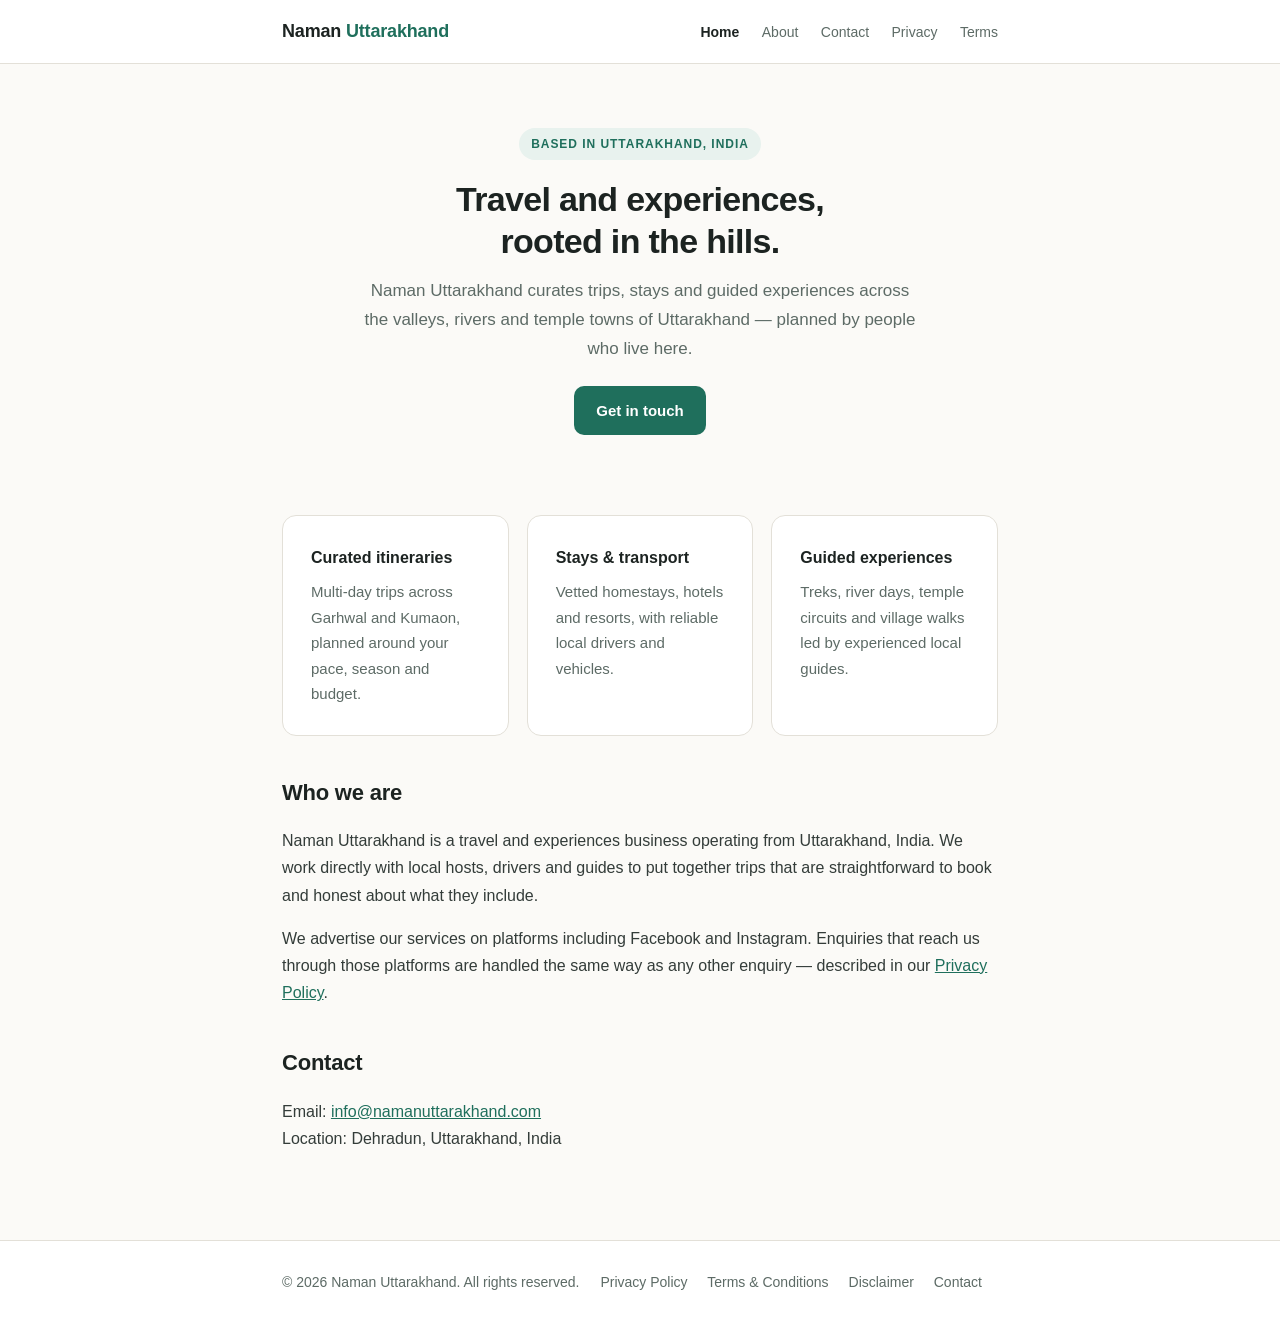
<file: index.html>
<!DOCTYPE html>
<html lang="en">
<head>
<meta charset="utf-8">
<meta name="viewport" content="width=device-width, initial-scale=1">
<title>Naman Uttarakhand — Travel & Experiences in Uttarakhand</title>
<meta name="description" content="Naman Uttarakhand offers curated travel packages, stays and guided experiences across Uttarakhand, India.">
<link rel="stylesheet" href="assets/style.css">
</head>
<body>

<header class="site">
  <div class="wrap">
    <a class="brand" href="index.html">Naman <span>Uttarakhand</span></a>
    <nav>
      <a href="index.html" class="active">Home</a>
      <a href="about.html">About</a>
      <a href="contact.html">Contact</a>
      <a href="privacy-policy.html">Privacy</a>
      <a href="terms.html">Terms</a>
    </nav>
  </div>
</header>

<div class="hero">
  <div class="wrap">
    <span class="pill">Based in Uttarakhand, India</span>
    <h1>Travel and experiences,<br>rooted in the hills.</h1>
    <p>Naman Uttarakhand curates trips, stays and guided experiences across the valleys, rivers and temple towns of Uttarakhand — planned by people who live here.</p>
    <a class="btn" href="contact.html">Get in touch</a>
  </div>
</div>

<main>
  <div class="wrap">

    <div class="grid">
      <div class="card">
        <h3>Curated itineraries</h3>
        <p>Multi-day trips across Garhwal and Kumaon, planned around your pace, season and budget.</p>
      </div>
      <div class="card">
        <h3>Stays &amp; transport</h3>
        <p>Vetted homestays, hotels and resorts, with reliable local drivers and vehicles.</p>
      </div>
      <div class="card">
        <h3>Guided experiences</h3>
        <p>Treks, river days, temple circuits and village walks led by experienced local guides.</p>
      </div>
    </div>

    <h2>Who we are</h2>
    <p>Naman Uttarakhand is a travel and experiences business operating from Uttarakhand, India. We work directly with local hosts, drivers and guides to put together trips that are straightforward to book and honest about what they include.</p>
    <p>We advertise our services on platforms including Facebook and Instagram. Enquiries that reach us through those platforms are handled the same way as any other enquiry — described in our <a href="privacy-policy.html">Privacy Policy</a>.</p>

    <h2>Contact</h2>
    <p>
      Email: <a href="mailto:info@namanuttarakhand.com">info@namanuttarakhand.com</a><br>
      Location: Dehradun, Uttarakhand, India
    </p>

  </div>
</main>

<footer class="site">
  <div class="wrap">
    <div>&copy; 2026 Naman Uttarakhand. All rights reserved.</div>
    <div>
      <a href="privacy-policy.html">Privacy Policy</a>
      <a href="terms.html">Terms &amp; Conditions</a>
      <a href="disclaimer.html">Disclaimer</a>
      <a href="contact.html">Contact</a>
    </div>
  </div>
</footer>

</body>
</html>
</file>
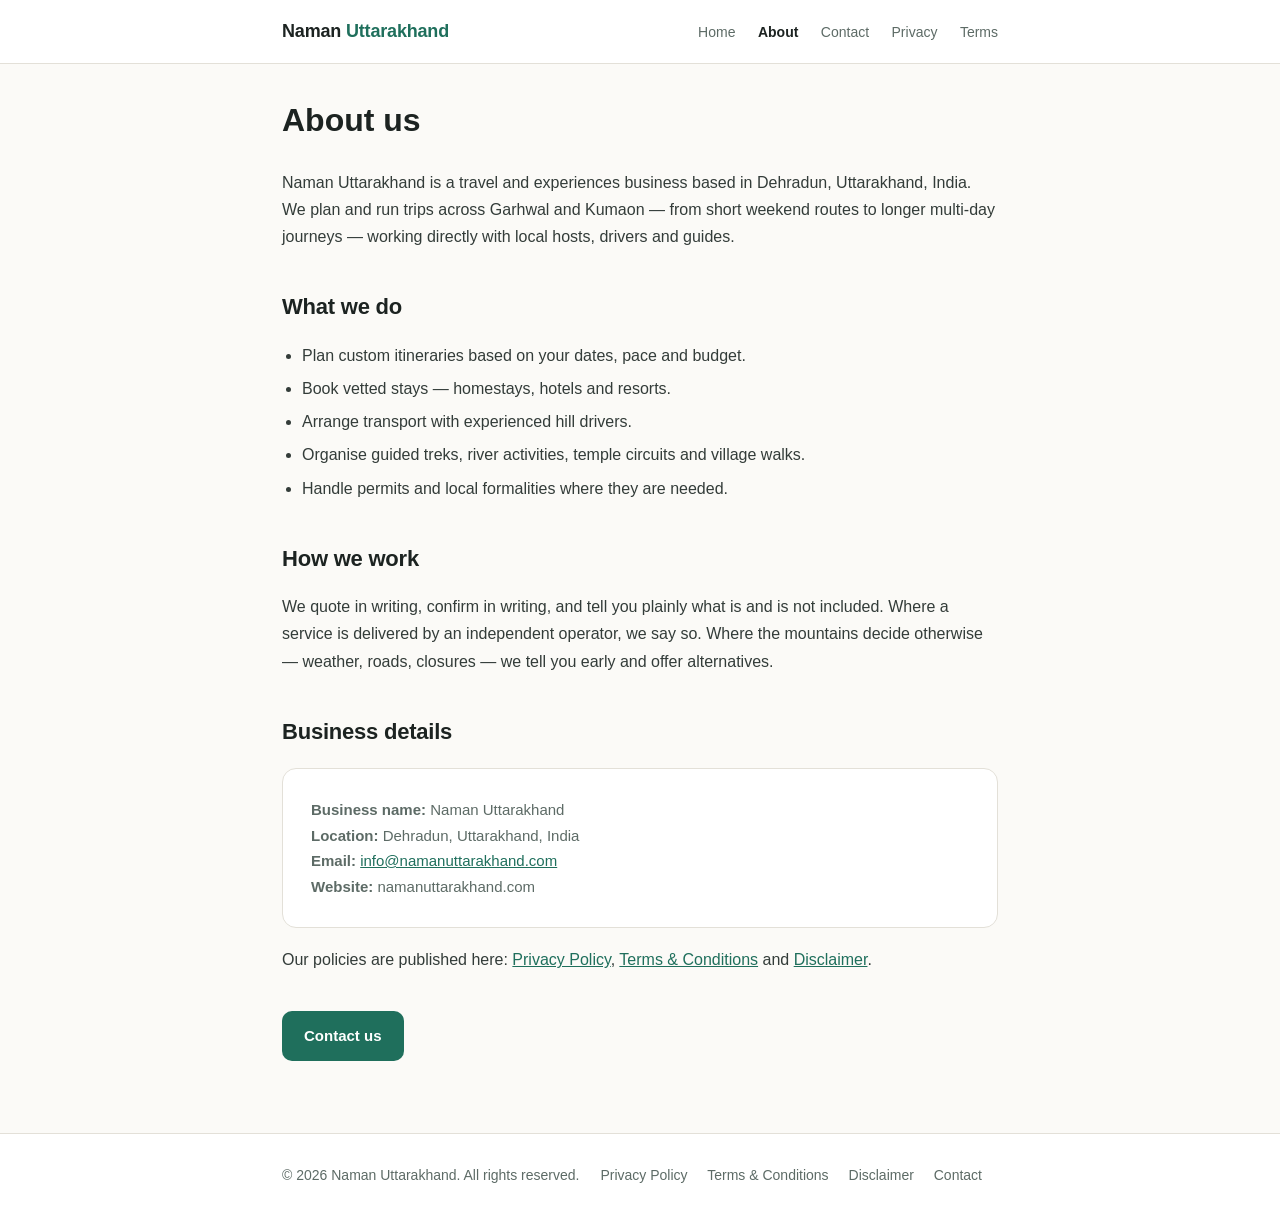
<file: about.html>
<!DOCTYPE html>
<html lang="en">
<head>
<meta charset="utf-8">
<meta name="viewport" content="width=device-width, initial-scale=1">
<title>About — Naman Uttarakhand</title>
<meta name="description" content="About Naman Uttarakhand — a travel and experiences business operating from Dehradun, Uttarakhand, India.">
<link rel="stylesheet" href="assets/style.css">
</head>
<body>

<header class="site">
  <div class="wrap">
    <a class="brand" href="index.html">Naman <span>Uttarakhand</span></a>
    <nav>
      <a href="index.html">Home</a>
      <a href="about.html" class="active">About</a>
      <a href="contact.html">Contact</a>
      <a href="privacy-policy.html">Privacy</a>
      <a href="terms.html">Terms</a>
    </nav>
  </div>
</header>

<main>
  <div class="wrap">
    <h1>About us</h1>

    <p>Naman Uttarakhand is a travel and experiences business based in Dehradun, Uttarakhand, India. We plan and run trips across Garhwal and Kumaon — from short weekend routes to longer multi-day journeys — working directly with local hosts, drivers and guides.</p>

    <h2>What we do</h2>
    <ul>
      <li>Plan custom itineraries based on your dates, pace and budget.</li>
      <li>Book vetted stays — homestays, hotels and resorts.</li>
      <li>Arrange transport with experienced hill drivers.</li>
      <li>Organise guided treks, river activities, temple circuits and village walks.</li>
      <li>Handle permits and local formalities where they are needed.</li>
    </ul>

    <h2>How we work</h2>
    <p>We quote in writing, confirm in writing, and tell you plainly what is and is not included. Where a service is delivered by an independent operator, we say so. Where the mountains decide otherwise — weather, roads, closures — we tell you early and offer alternatives.</p>

    <h2>Business details</h2>
    <div class="card">
      <p>
        <strong>Business name:</strong> Naman Uttarakhand<br>
        <strong>Location:</strong> Dehradun, Uttarakhand, India<br>
        <strong>Email:</strong> <a href="mailto:info@namanuttarakhand.com">info@namanuttarakhand.com</a><br>
        <strong>Website:</strong> namanuttarakhand.com
      </p>
    </div>

    <p>Our policies are published here: <a href="privacy-policy.html">Privacy Policy</a>, <a href="terms.html">Terms &amp; Conditions</a> and <a href="disclaimer.html">Disclaimer</a>.</p>

    <a class="btn" href="contact.html">Contact us</a>

  </div>
</main>

<footer class="site">
  <div class="wrap">
    <div>&copy; 2026 Naman Uttarakhand. All rights reserved.</div>
    <div>
      <a href="privacy-policy.html">Privacy Policy</a>
      <a href="terms.html">Terms &amp; Conditions</a>
      <a href="disclaimer.html">Disclaimer</a>
      <a href="contact.html">Contact</a>
    </div>
  </div>
</footer>

</body>
</html>
</file>
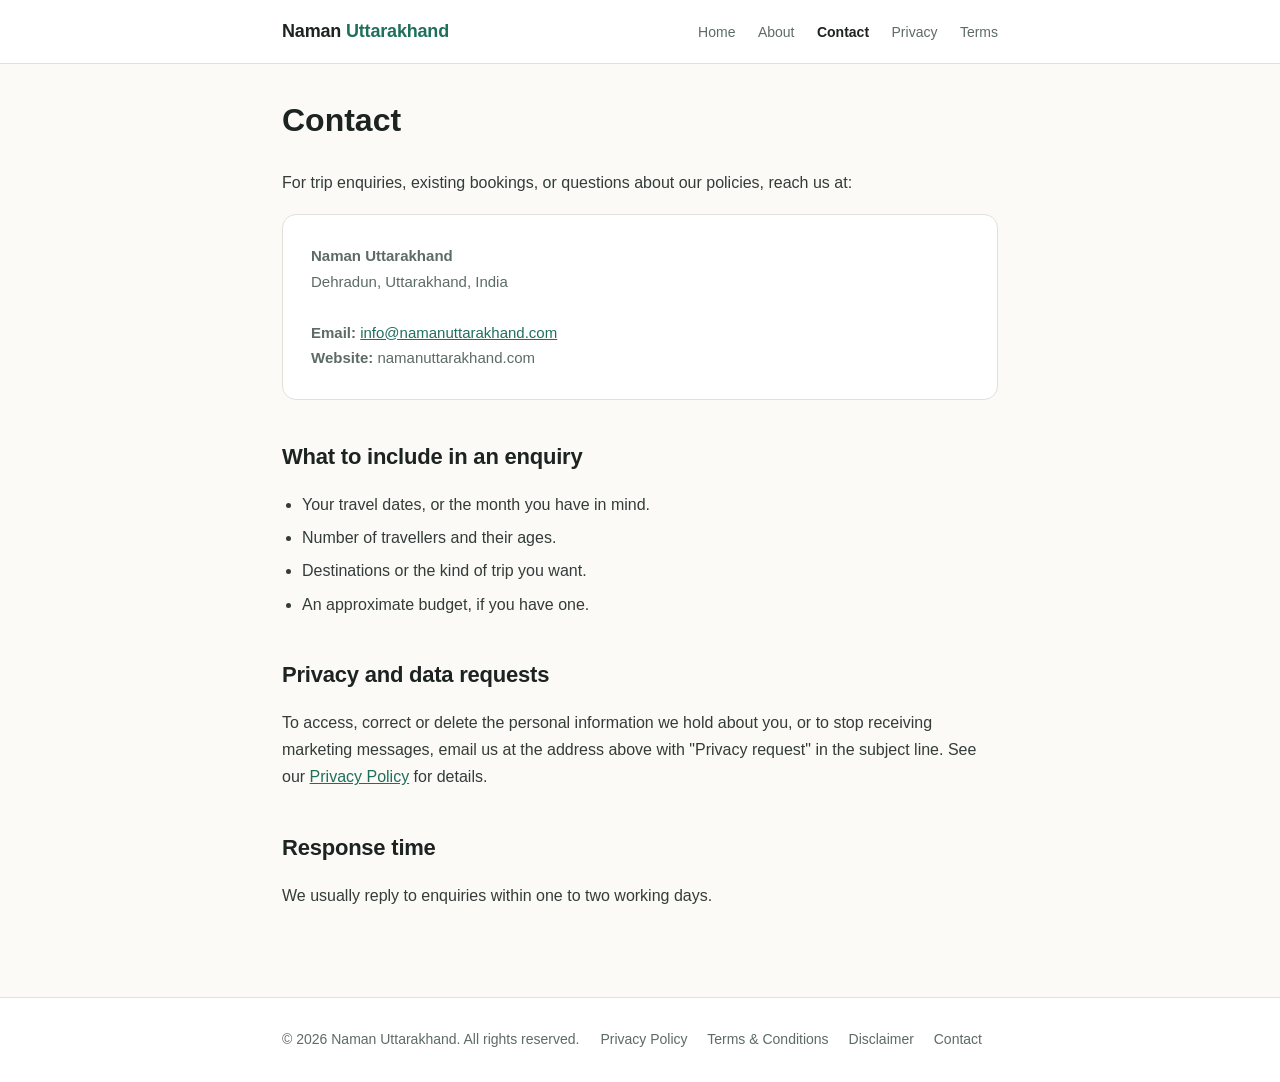
<file: contact.html>
<!DOCTYPE html>
<html lang="en">
<head>
<meta charset="utf-8">
<meta name="viewport" content="width=device-width, initial-scale=1">
<title>Contact — Naman Uttarakhand</title>
<meta name="description" content="Contact Naman Uttarakhand for trip enquiries, bookings and policy questions.">
<link rel="stylesheet" href="assets/style.css">
</head>
<body>

<header class="site">
  <div class="wrap">
    <a class="brand" href="index.html">Naman <span>Uttarakhand</span></a>
    <nav>
      <a href="index.html">Home</a>
      <a href="about.html">About</a>
      <a href="contact.html" class="active">Contact</a>
      <a href="privacy-policy.html">Privacy</a>
      <a href="terms.html">Terms</a>
    </nav>
  </div>
</header>

<main>
  <div class="wrap">
    <h1>Contact</h1>
    <p>For trip enquiries, existing bookings, or questions about our policies, reach us at:</p>

    <div class="card">
      <p>
        <strong>Naman Uttarakhand</strong><br>
        Dehradun, Uttarakhand, India<br><br>
        <strong>Email:</strong> <a href="mailto:info@namanuttarakhand.com">info@namanuttarakhand.com</a><br>
        <strong>Website:</strong> namanuttarakhand.com
      </p>
    </div>

    <h2>What to include in an enquiry</h2>
    <ul>
      <li>Your travel dates, or the month you have in mind.</li>
      <li>Number of travellers and their ages.</li>
      <li>Destinations or the kind of trip you want.</li>
      <li>An approximate budget, if you have one.</li>
    </ul>

    <h2>Privacy and data requests</h2>
    <p>To access, correct or delete the personal information we hold about you, or to stop receiving marketing messages, email us at the address above with "Privacy request" in the subject line. See our <a href="privacy-policy.html">Privacy Policy</a> for details.</p>

    <h2>Response time</h2>
    <p>We usually reply to enquiries within one to two working days.</p>

  </div>
</main>

<footer class="site">
  <div class="wrap">
    <div>&copy; 2026 Naman Uttarakhand. All rights reserved.</div>
    <div>
      <a href="privacy-policy.html">Privacy Policy</a>
      <a href="terms.html">Terms &amp; Conditions</a>
      <a href="disclaimer.html">Disclaimer</a>
      <a href="contact.html">Contact</a>
    </div>
  </div>
</footer>

</body>
</html>
</file>
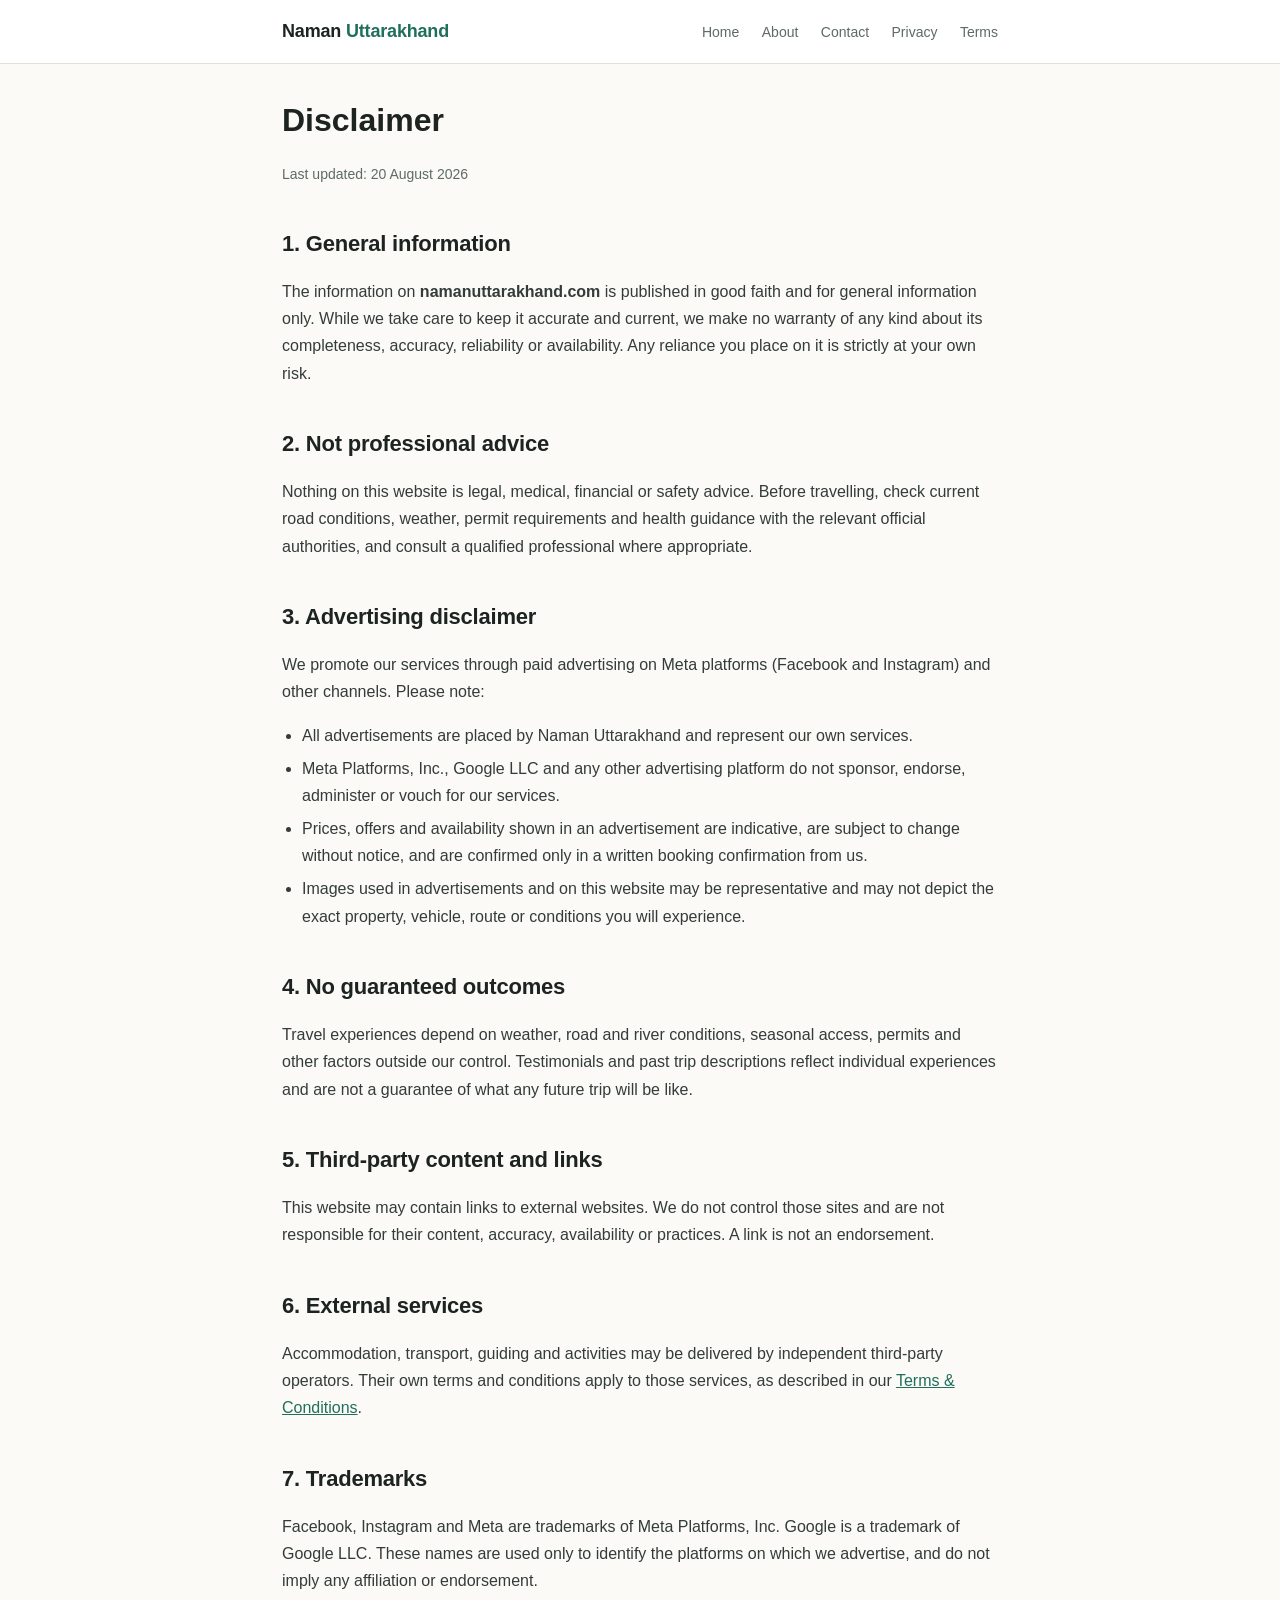
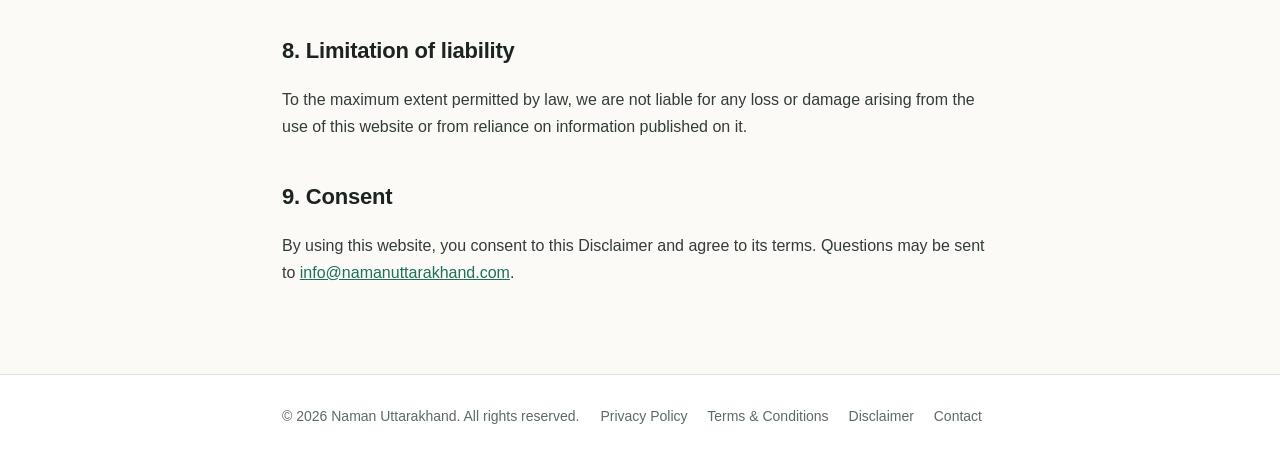
<file: disclaimer.html>
<!DOCTYPE html>
<html lang="en">
<head>
<meta charset="utf-8">
<meta name="viewport" content="width=device-width, initial-scale=1">
<title>Disclaimer — Naman Uttarakhand</title>
<meta name="description" content="Website and advertising disclaimer for Naman Uttarakhand.">
<link rel="stylesheet" href="assets/style.css">
</head>
<body>

<header class="site">
  <div class="wrap">
    <a class="brand" href="index.html">Naman <span>Uttarakhand</span></a>
    <nav>
      <a href="index.html">Home</a>
      <a href="about.html">About</a>
      <a href="contact.html">Contact</a>
      <a href="privacy-policy.html">Privacy</a>
      <a href="terms.html">Terms</a>
    </nav>
  </div>
</header>

<main>
  <div class="wrap">
    <h1>Disclaimer</h1>
    <p class="meta">Last updated: 20 August 2026</p>

    <h2>1. General information</h2>
    <p>The information on <strong>namanuttarakhand.com</strong> is published in good faith and for general information only. While we take care to keep it accurate and current, we make no warranty of any kind about its completeness, accuracy, reliability or availability. Any reliance you place on it is strictly at your own risk.</p>

    <h2>2. Not professional advice</h2>
    <p>Nothing on this website is legal, medical, financial or safety advice. Before travelling, check current road conditions, weather, permit requirements and health guidance with the relevant official authorities, and consult a qualified professional where appropriate.</p>

    <h2>3. Advertising disclaimer</h2>
    <p>We promote our services through paid advertising on Meta platforms (Facebook and Instagram) and other channels. Please note:</p>
    <ul>
      <li>All advertisements are placed by Naman Uttarakhand and represent our own services.</li>
      <li>Meta Platforms, Inc., Google LLC and any other advertising platform do not sponsor, endorse, administer or vouch for our services.</li>
      <li>Prices, offers and availability shown in an advertisement are indicative, are subject to change without notice, and are confirmed only in a written booking confirmation from us.</li>
      <li>Images used in advertisements and on this website may be representative and may not depict the exact property, vehicle, route or conditions you will experience.</li>
    </ul>

    <h2>4. No guaranteed outcomes</h2>
    <p>Travel experiences depend on weather, road and river conditions, seasonal access, permits and other factors outside our control. Testimonials and past trip descriptions reflect individual experiences and are not a guarantee of what any future trip will be like.</p>

    <h2>5. Third-party content and links</h2>
    <p>This website may contain links to external websites. We do not control those sites and are not responsible for their content, accuracy, availability or practices. A link is not an endorsement.</p>

    <h2>6. External services</h2>
    <p>Accommodation, transport, guiding and activities may be delivered by independent third-party operators. Their own terms and conditions apply to those services, as described in our <a href="terms.html">Terms &amp; Conditions</a>.</p>

    <h2>7. Trademarks</h2>
    <p>Facebook, Instagram and Meta are trademarks of Meta Platforms, Inc. Google is a trademark of Google LLC. These names are used only to identify the platforms on which we advertise, and do not imply any affiliation or endorsement.</p>

    <h2>8. Limitation of liability</h2>
    <p>To the maximum extent permitted by law, we are not liable for any loss or damage arising from the use of this website or from reliance on information published on it.</p>

    <h2>9. Consent</h2>
    <p>By using this website, you consent to this Disclaimer and agree to its terms. Questions may be sent to <a href="mailto:info@namanuttarakhand.com">info@namanuttarakhand.com</a>.</p>

  </div>
</main>

<footer class="site">
  <div class="wrap">
    <div>&copy; 2026 Naman Uttarakhand. All rights reserved.</div>
    <div>
      <a href="privacy-policy.html">Privacy Policy</a>
      <a href="terms.html">Terms &amp; Conditions</a>
      <a href="disclaimer.html">Disclaimer</a>
      <a href="contact.html">Contact</a>
    </div>
  </div>
</footer>

</body>
</html>
</file>
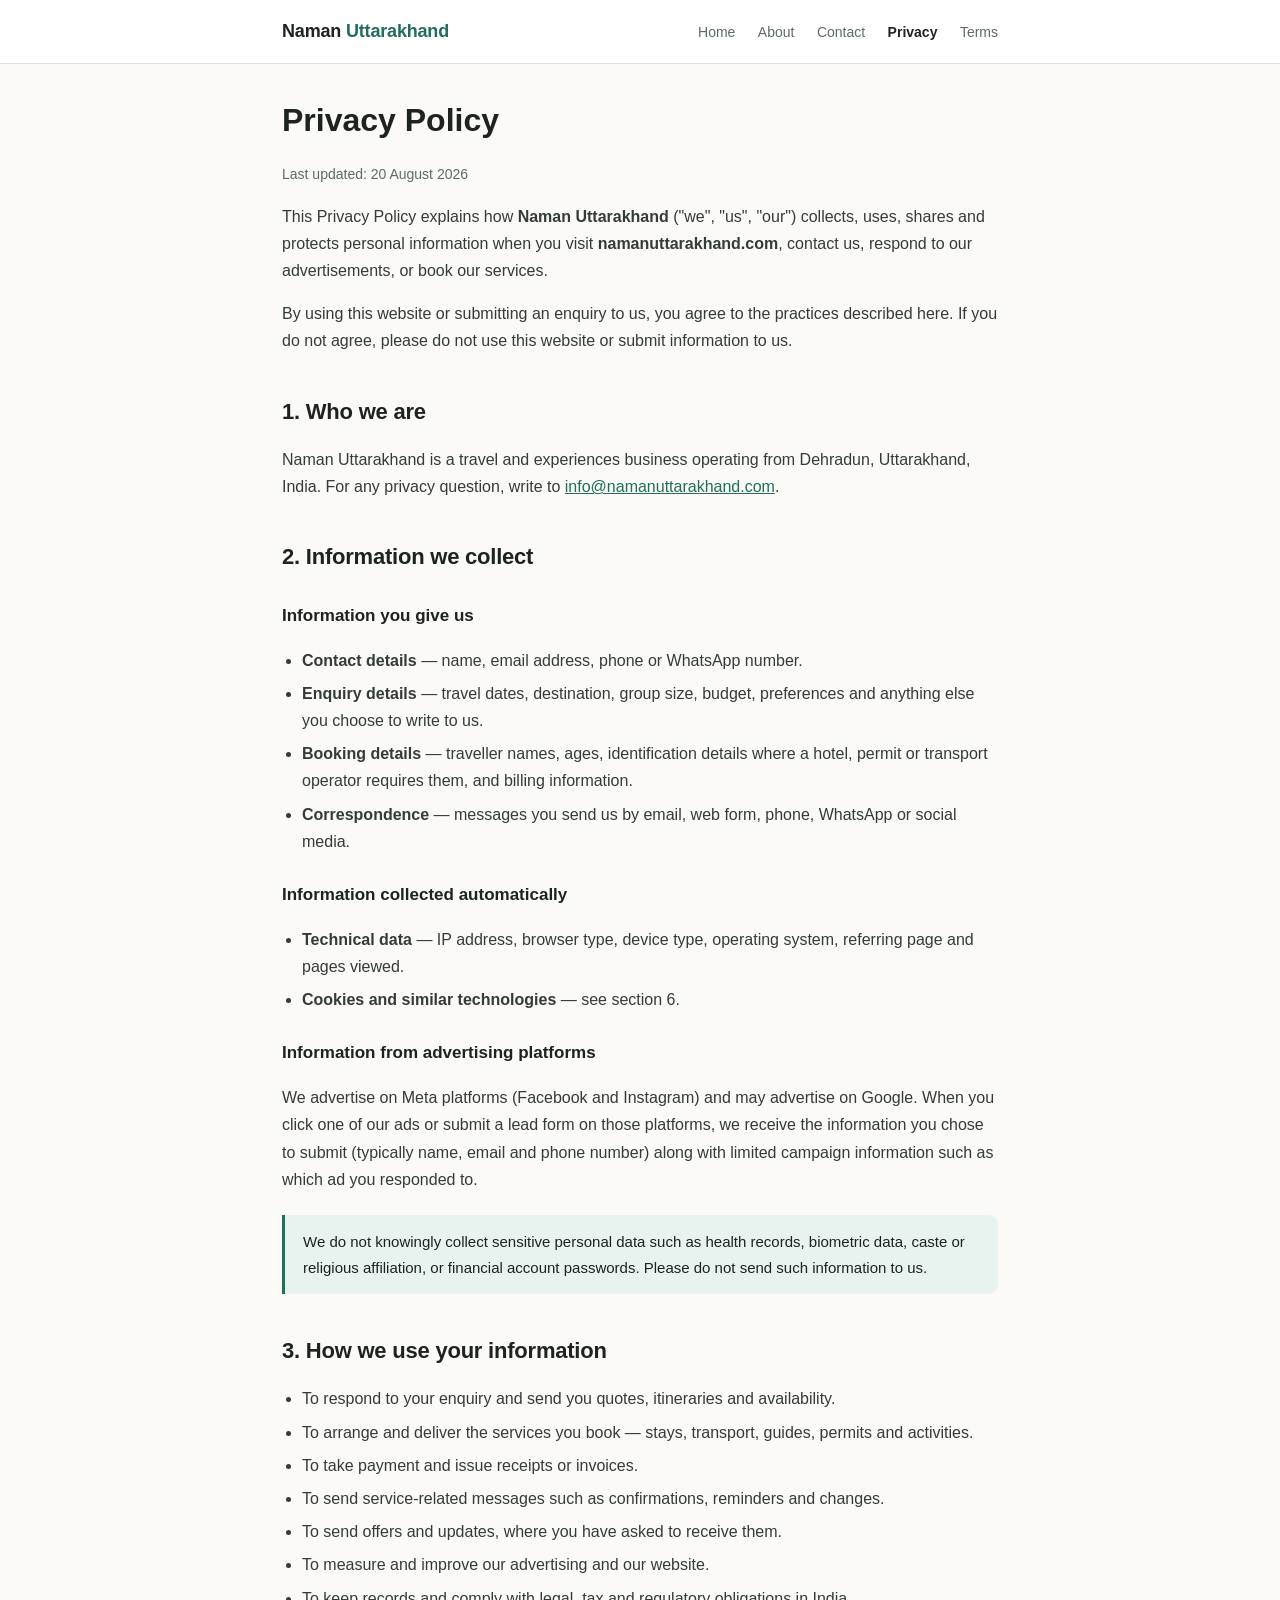
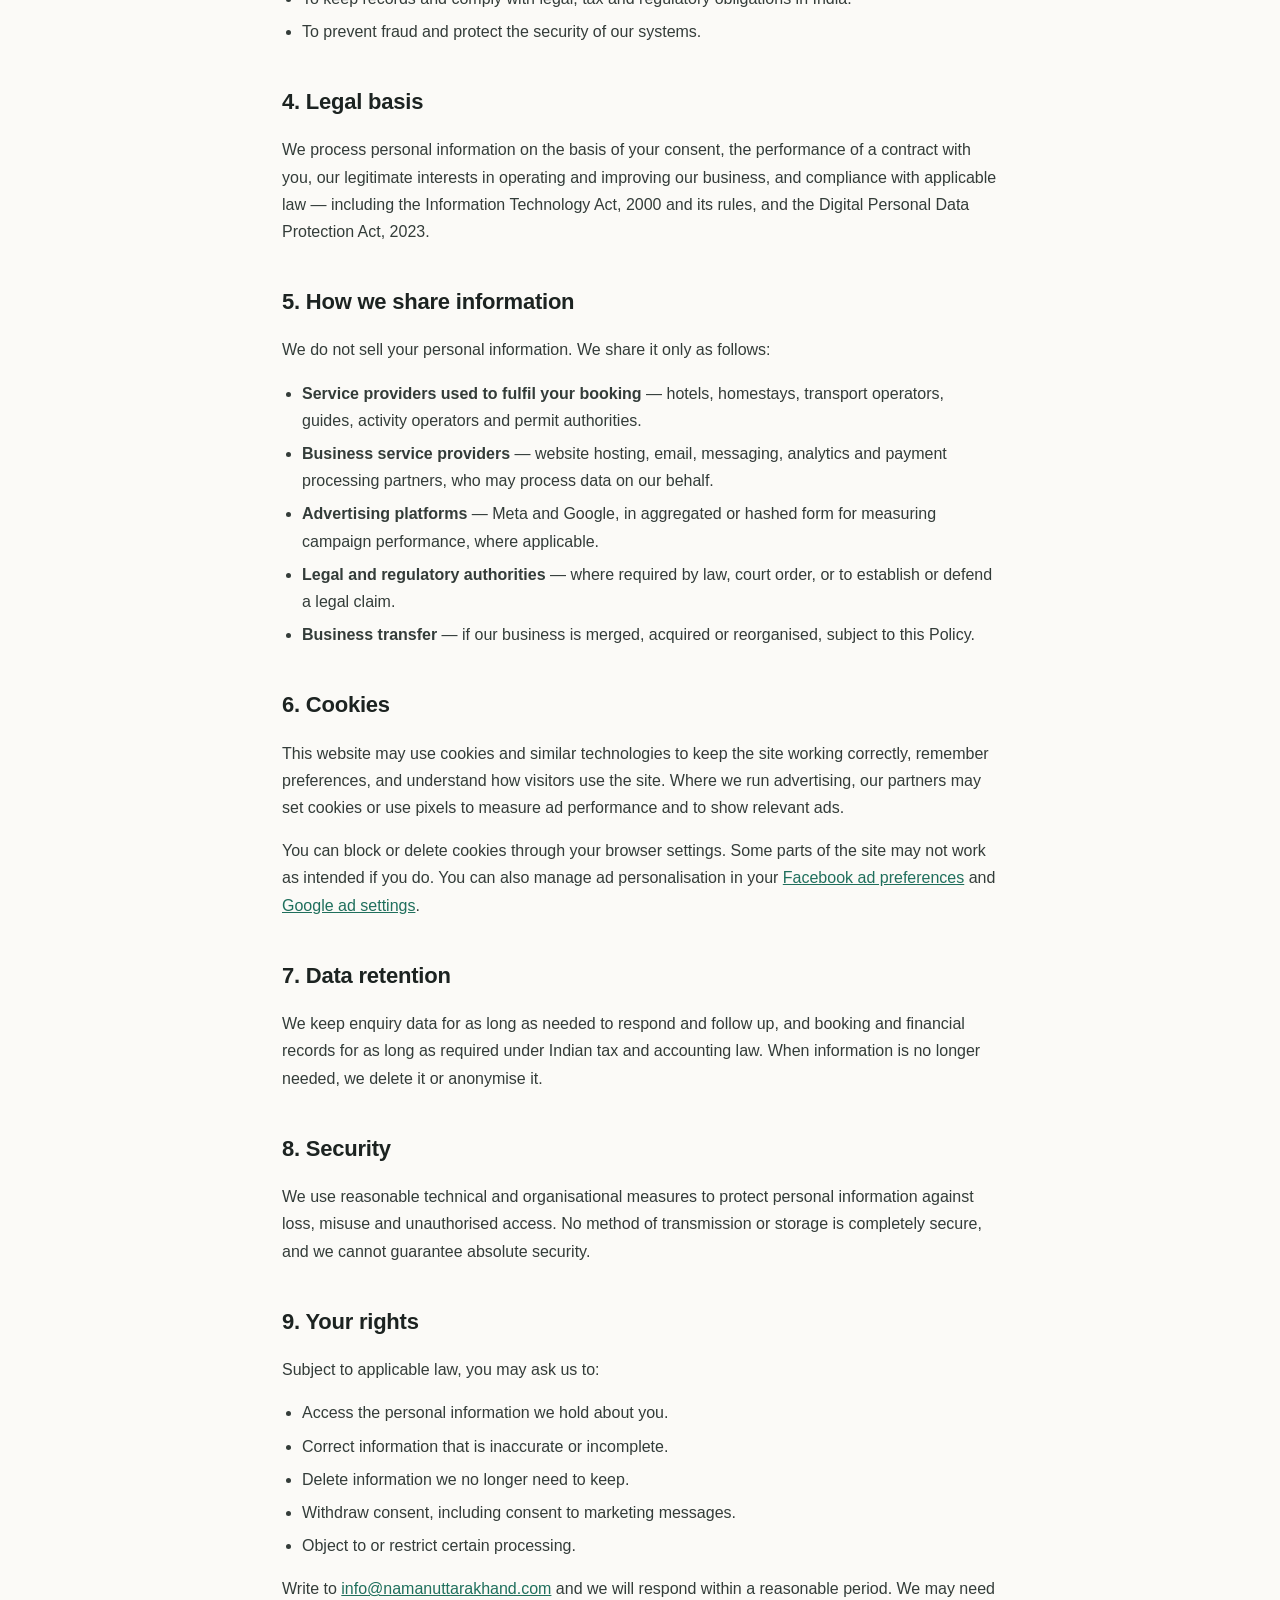
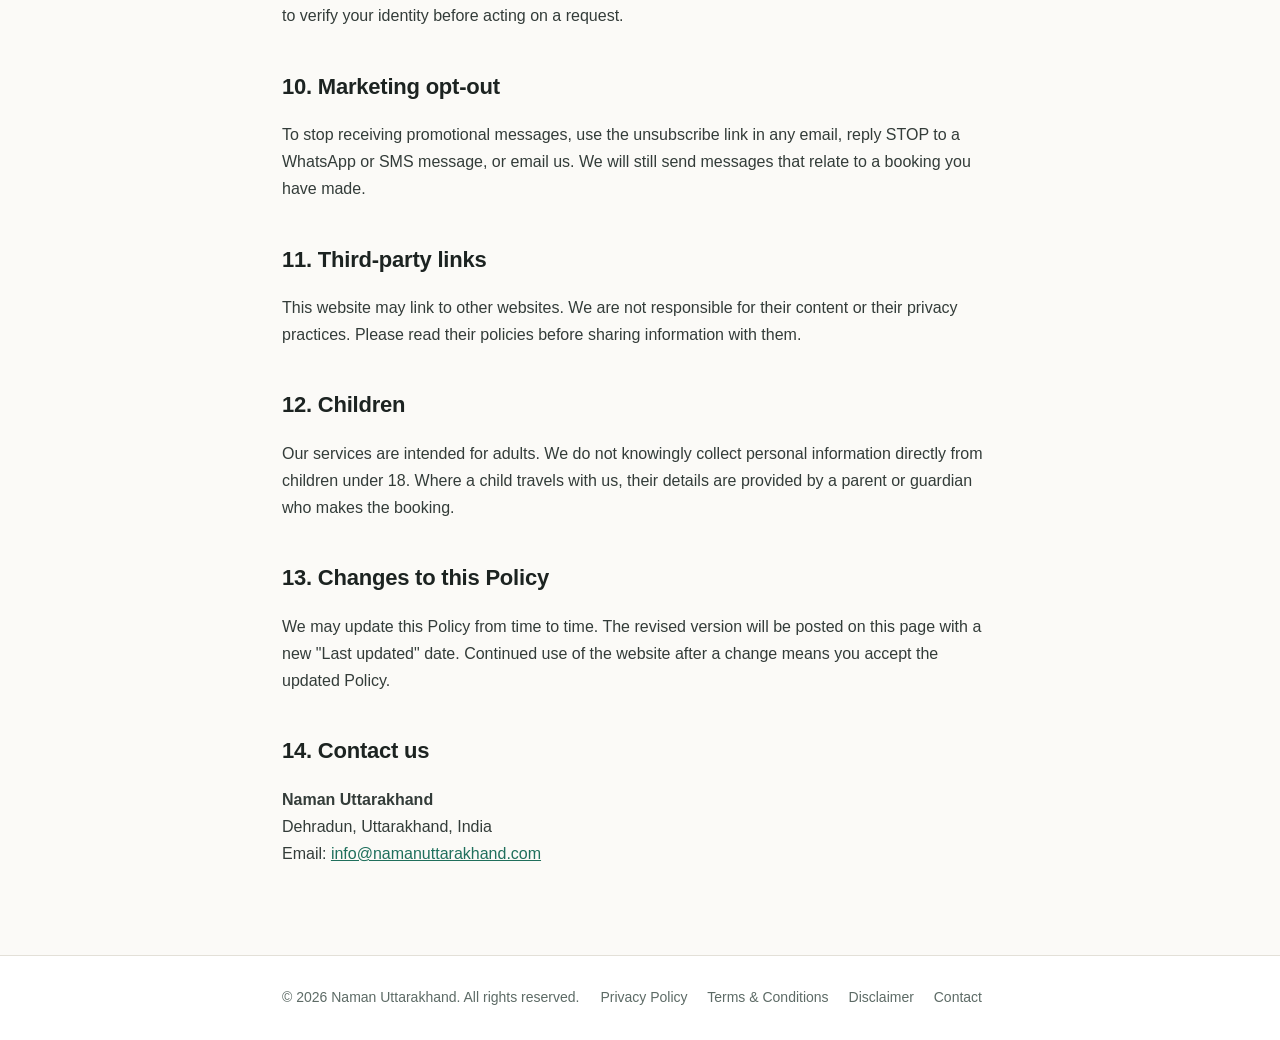
<file: privacy-policy.html>
<!DOCTYPE html>
<html lang="en">
<head>
<meta charset="utf-8">
<meta name="viewport" content="width=device-width, initial-scale=1">
<title>Privacy Policy — Naman Uttarakhand</title>
<meta name="description" content="How Naman Uttarakhand collects, uses, shares and protects personal information.">
<link rel="stylesheet" href="assets/style.css">
</head>
<body>

<header class="site">
  <div class="wrap">
    <a class="brand" href="index.html">Naman <span>Uttarakhand</span></a>
    <nav>
      <a href="index.html">Home</a>
      <a href="about.html">About</a>
      <a href="contact.html">Contact</a>
      <a href="privacy-policy.html" class="active">Privacy</a>
      <a href="terms.html">Terms</a>
    </nav>
  </div>
</header>

<main>
  <div class="wrap">
    <h1>Privacy Policy</h1>
    <p class="meta">Last updated: 20 August 2026</p>

    <p>This Privacy Policy explains how <strong>Naman Uttarakhand</strong> ("we", "us", "our") collects, uses, shares and protects personal information when you visit <strong>namanuttarakhand.com</strong>, contact us, respond to our advertisements, or book our services.</p>
    <p>By using this website or submitting an enquiry to us, you agree to the practices described here. If you do not agree, please do not use this website or submit information to us.</p>

    <h2>1. Who we are</h2>
    <p>Naman Uttarakhand is a travel and experiences business operating from Dehradun, Uttarakhand, India. For any privacy question, write to <a href="mailto:info@namanuttarakhand.com">info@namanuttarakhand.com</a>.</p>

    <h2>2. Information we collect</h2>
    <h3>Information you give us</h3>
    <ul>
      <li><strong>Contact details</strong> — name, email address, phone or WhatsApp number.</li>
      <li><strong>Enquiry details</strong> — travel dates, destination, group size, budget, preferences and anything else you choose to write to us.</li>
      <li><strong>Booking details</strong> — traveller names, ages, identification details where a hotel, permit or transport operator requires them, and billing information.</li>
      <li><strong>Correspondence</strong> — messages you send us by email, web form, phone, WhatsApp or social media.</li>
    </ul>

    <h3>Information collected automatically</h3>
    <ul>
      <li><strong>Technical data</strong> — IP address, browser type, device type, operating system, referring page and pages viewed.</li>
      <li><strong>Cookies and similar technologies</strong> — see section 6.</li>
    </ul>

    <h3>Information from advertising platforms</h3>
    <p>We advertise on Meta platforms (Facebook and Instagram) and may advertise on Google. When you click one of our ads or submit a lead form on those platforms, we receive the information you chose to submit (typically name, email and phone number) along with limited campaign information such as which ad you responded to.</p>

    <div class="note">We do not knowingly collect sensitive personal data such as health records, biometric data, caste or religious affiliation, or financial account passwords. Please do not send such information to us.</div>

    <h2>3. How we use your information</h2>
    <ul>
      <li>To respond to your enquiry and send you quotes, itineraries and availability.</li>
      <li>To arrange and deliver the services you book — stays, transport, guides, permits and activities.</li>
      <li>To take payment and issue receipts or invoices.</li>
      <li>To send service-related messages such as confirmations, reminders and changes.</li>
      <li>To send offers and updates, where you have asked to receive them.</li>
      <li>To measure and improve our advertising and our website.</li>
      <li>To keep records and comply with legal, tax and regulatory obligations in India.</li>
      <li>To prevent fraud and protect the security of our systems.</li>
    </ul>

    <h2>4. Legal basis</h2>
    <p>We process personal information on the basis of your consent, the performance of a contract with you, our legitimate interests in operating and improving our business, and compliance with applicable law — including the Information Technology Act, 2000 and its rules, and the Digital Personal Data Protection Act, 2023.</p>

    <h2>5. How we share information</h2>
    <p>We do not sell your personal information. We share it only as follows:</p>
    <ul>
      <li><strong>Service providers used to fulfil your booking</strong> — hotels, homestays, transport operators, guides, activity operators and permit authorities.</li>
      <li><strong>Business service providers</strong> — website hosting, email, messaging, analytics and payment processing partners, who may process data on our behalf.</li>
      <li><strong>Advertising platforms</strong> — Meta and Google, in aggregated or hashed form for measuring campaign performance, where applicable.</li>
      <li><strong>Legal and regulatory authorities</strong> — where required by law, court order, or to establish or defend a legal claim.</li>
      <li><strong>Business transfer</strong> — if our business is merged, acquired or reorganised, subject to this Policy.</li>
    </ul>

    <h2>6. Cookies</h2>
    <p>This website may use cookies and similar technologies to keep the site working correctly, remember preferences, and understand how visitors use the site. Where we run advertising, our partners may set cookies or use pixels to measure ad performance and to show relevant ads.</p>
    <p>You can block or delete cookies through your browser settings. Some parts of the site may not work as intended if you do. You can also manage ad personalisation in your <a href="https://www.facebook.com/adpreferences" target="_blank" rel="noopener">Facebook ad preferences</a> and <a href="https://adssettings.google.com" target="_blank" rel="noopener">Google ad settings</a>.</p>

    <h2>7. Data retention</h2>
    <p>We keep enquiry data for as long as needed to respond and follow up, and booking and financial records for as long as required under Indian tax and accounting law. When information is no longer needed, we delete it or anonymise it.</p>

    <h2>8. Security</h2>
    <p>We use reasonable technical and organisational measures to protect personal information against loss, misuse and unauthorised access. No method of transmission or storage is completely secure, and we cannot guarantee absolute security.</p>

    <h2>9. Your rights</h2>
    <p>Subject to applicable law, you may ask us to:</p>
    <ul>
      <li>Access the personal information we hold about you.</li>
      <li>Correct information that is inaccurate or incomplete.</li>
      <li>Delete information we no longer need to keep.</li>
      <li>Withdraw consent, including consent to marketing messages.</li>
      <li>Object to or restrict certain processing.</li>
    </ul>
    <p>Write to <a href="mailto:info@namanuttarakhand.com">info@namanuttarakhand.com</a> and we will respond within a reasonable period. We may need to verify your identity before acting on a request.</p>

    <h2>10. Marketing opt-out</h2>
    <p>To stop receiving promotional messages, use the unsubscribe link in any email, reply STOP to a WhatsApp or SMS message, or email us. We will still send messages that relate to a booking you have made.</p>

    <h2>11. Third-party links</h2>
    <p>This website may link to other websites. We are not responsible for their content or their privacy practices. Please read their policies before sharing information with them.</p>

    <h2>12. Children</h2>
    <p>Our services are intended for adults. We do not knowingly collect personal information directly from children under 18. Where a child travels with us, their details are provided by a parent or guardian who makes the booking.</p>

    <h2>13. Changes to this Policy</h2>
    <p>We may update this Policy from time to time. The revised version will be posted on this page with a new "Last updated" date. Continued use of the website after a change means you accept the updated Policy.</p>

    <h2>14. Contact us</h2>
    <p>
      <strong>Naman Uttarakhand</strong><br>
      Dehradun, Uttarakhand, India<br>
      Email: <a href="mailto:info@namanuttarakhand.com">info@namanuttarakhand.com</a>
    </p>

  </div>
</main>

<footer class="site">
  <div class="wrap">
    <div>&copy; 2026 Naman Uttarakhand. All rights reserved.</div>
    <div>
      <a href="privacy-policy.html">Privacy Policy</a>
      <a href="terms.html">Terms &amp; Conditions</a>
      <a href="disclaimer.html">Disclaimer</a>
      <a href="contact.html">Contact</a>
    </div>
  </div>
</footer>

</body>
</html>
</file>
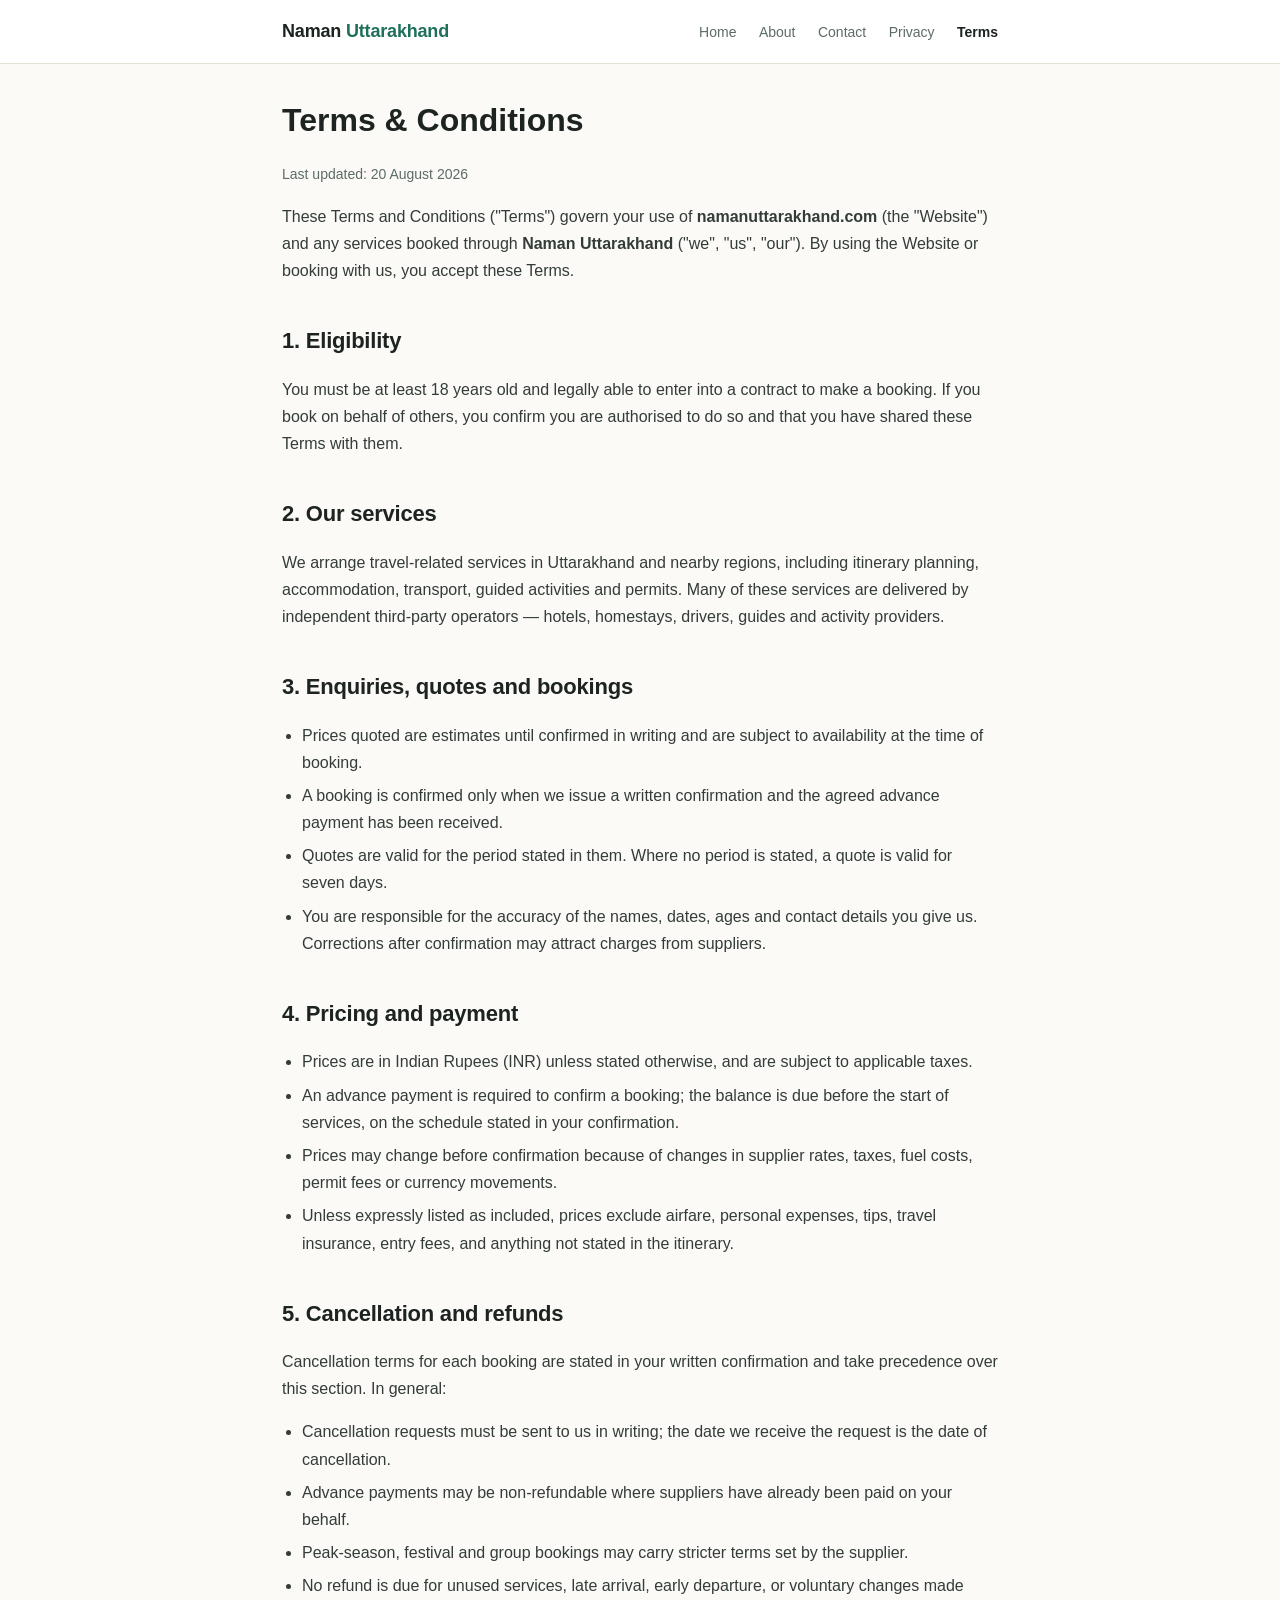
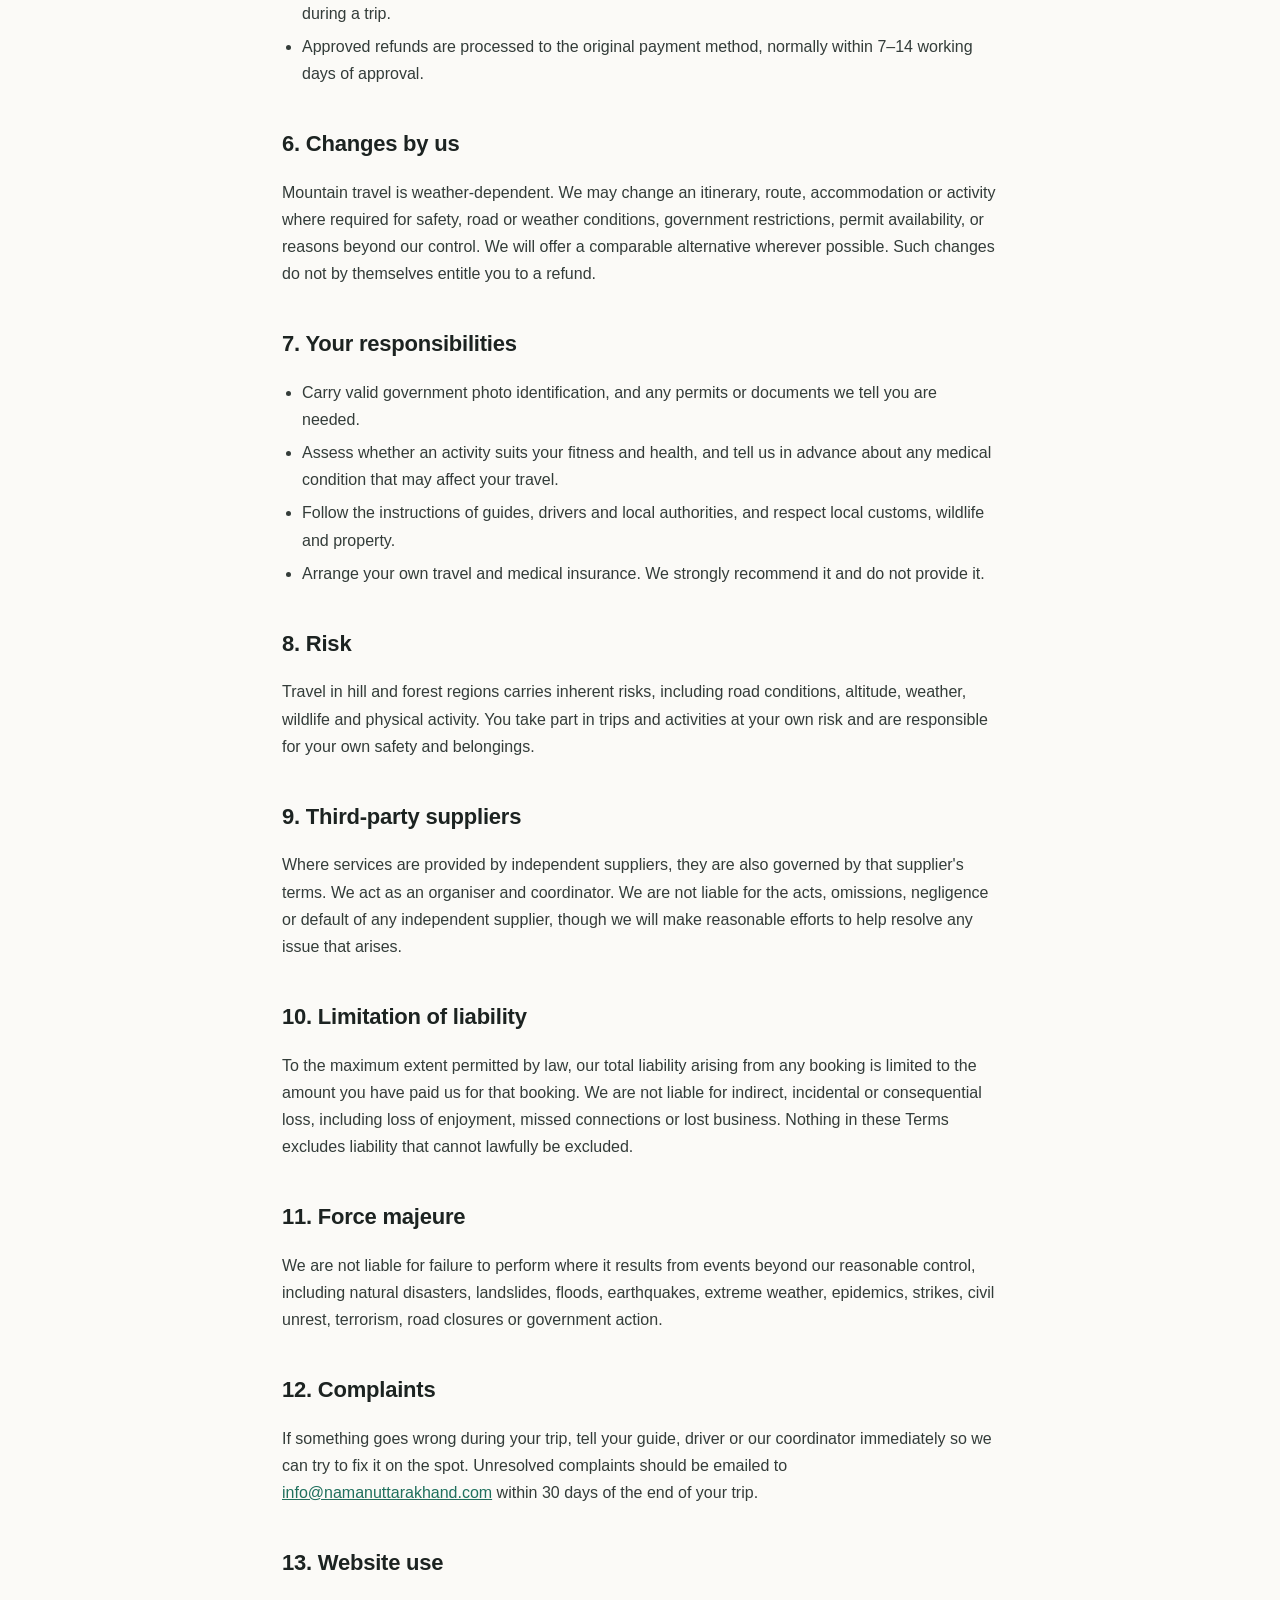
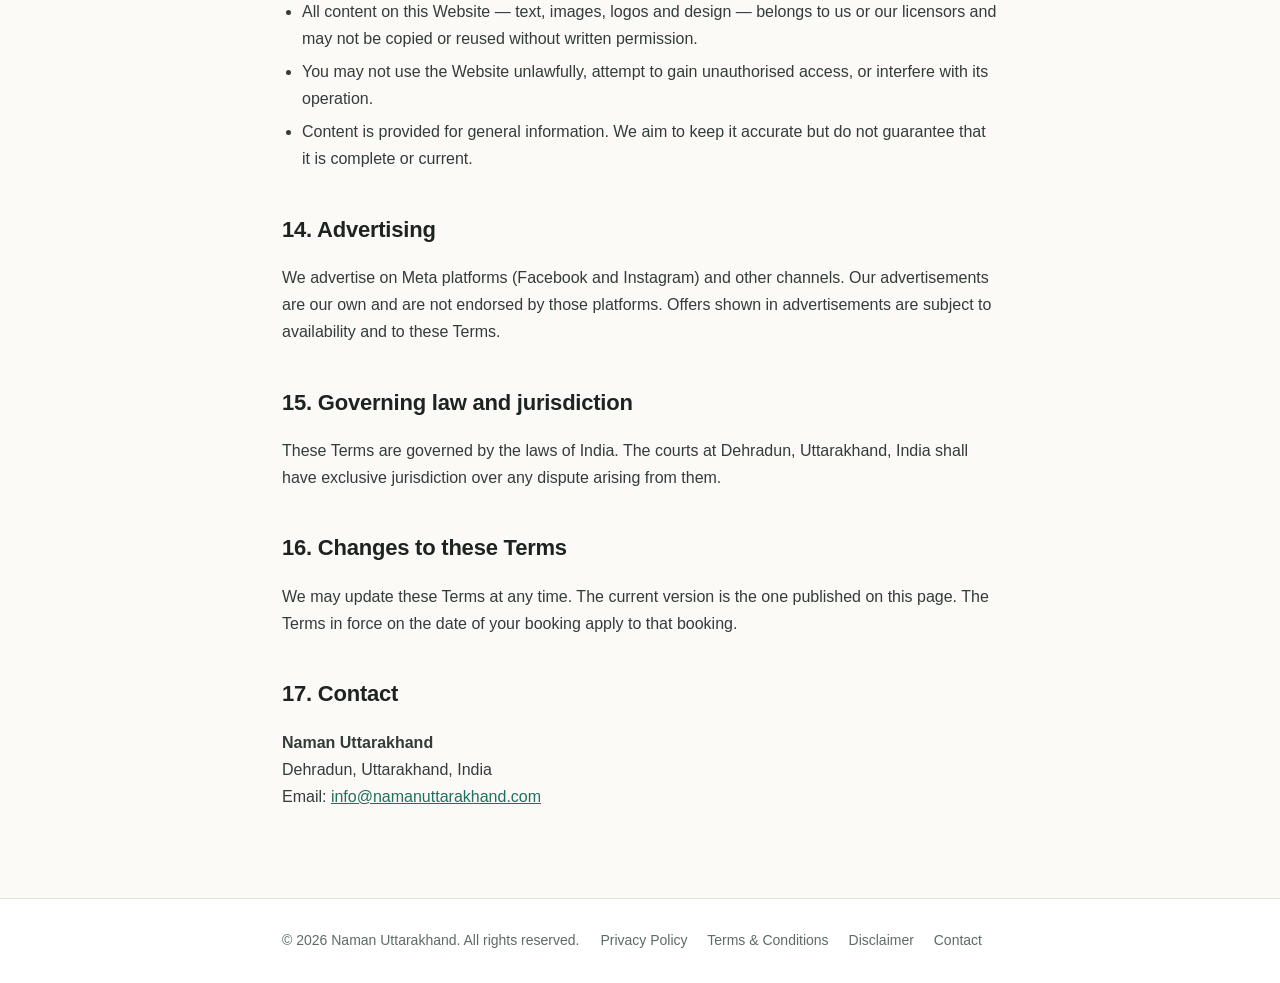
<file: terms.html>
<!DOCTYPE html>
<html lang="en">
<head>
<meta charset="utf-8">
<meta name="viewport" content="width=device-width, initial-scale=1">
<title>Terms &amp; Conditions — Naman Uttarakhand</title>
<meta name="description" content="Terms and Conditions governing use of namanuttarakhand.com and the services of Naman Uttarakhand.">
<link rel="stylesheet" href="assets/style.css">
</head>
<body>

<header class="site">
  <div class="wrap">
    <a class="brand" href="index.html">Naman <span>Uttarakhand</span></a>
    <nav>
      <a href="index.html">Home</a>
      <a href="about.html">About</a>
      <a href="contact.html">Contact</a>
      <a href="privacy-policy.html">Privacy</a>
      <a href="terms.html" class="active">Terms</a>
    </nav>
  </div>
</header>

<main>
  <div class="wrap">
    <h1>Terms &amp; Conditions</h1>
    <p class="meta">Last updated: 20 August 2026</p>

    <p>These Terms and Conditions ("Terms") govern your use of <strong>namanuttarakhand.com</strong> (the "Website") and any services booked through <strong>Naman Uttarakhand</strong> ("we", "us", "our"). By using the Website or booking with us, you accept these Terms.</p>

    <h2>1. Eligibility</h2>
    <p>You must be at least 18 years old and legally able to enter into a contract to make a booking. If you book on behalf of others, you confirm you are authorised to do so and that you have shared these Terms with them.</p>

    <h2>2. Our services</h2>
    <p>We arrange travel-related services in Uttarakhand and nearby regions, including itinerary planning, accommodation, transport, guided activities and permits. Many of these services are delivered by independent third-party operators — hotels, homestays, drivers, guides and activity providers.</p>

    <h2>3. Enquiries, quotes and bookings</h2>
    <ul>
      <li>Prices quoted are estimates until confirmed in writing and are subject to availability at the time of booking.</li>
      <li>A booking is confirmed only when we issue a written confirmation and the agreed advance payment has been received.</li>
      <li>Quotes are valid for the period stated in them. Where no period is stated, a quote is valid for seven days.</li>
      <li>You are responsible for the accuracy of the names, dates, ages and contact details you give us. Corrections after confirmation may attract charges from suppliers.</li>
    </ul>

    <h2>4. Pricing and payment</h2>
    <ul>
      <li>Prices are in Indian Rupees (INR) unless stated otherwise, and are subject to applicable taxes.</li>
      <li>An advance payment is required to confirm a booking; the balance is due before the start of services, on the schedule stated in your confirmation.</li>
      <li>Prices may change before confirmation because of changes in supplier rates, taxes, fuel costs, permit fees or currency movements.</li>
      <li>Unless expressly listed as included, prices exclude airfare, personal expenses, tips, travel insurance, entry fees, and anything not stated in the itinerary.</li>
    </ul>

    <h2>5. Cancellation and refunds</h2>
    <p>Cancellation terms for each booking are stated in your written confirmation and take precedence over this section. In general:</p>
    <ul>
      <li>Cancellation requests must be sent to us in writing; the date we receive the request is the date of cancellation.</li>
      <li>Advance payments may be non-refundable where suppliers have already been paid on your behalf.</li>
      <li>Peak-season, festival and group bookings may carry stricter terms set by the supplier.</li>
      <li>No refund is due for unused services, late arrival, early departure, or voluntary changes made during a trip.</li>
      <li>Approved refunds are processed to the original payment method, normally within 7–14 working days of approval.</li>
    </ul>

    <h2>6. Changes by us</h2>
    <p>Mountain travel is weather-dependent. We may change an itinerary, route, accommodation or activity where required for safety, road or weather conditions, government restrictions, permit availability, or reasons beyond our control. We will offer a comparable alternative wherever possible. Such changes do not by themselves entitle you to a refund.</p>

    <h2>7. Your responsibilities</h2>
    <ul>
      <li>Carry valid government photo identification, and any permits or documents we tell you are needed.</li>
      <li>Assess whether an activity suits your fitness and health, and tell us in advance about any medical condition that may affect your travel.</li>
      <li>Follow the instructions of guides, drivers and local authorities, and respect local customs, wildlife and property.</li>
      <li>Arrange your own travel and medical insurance. We strongly recommend it and do not provide it.</li>
    </ul>

    <h2>8. Risk</h2>
    <p>Travel in hill and forest regions carries inherent risks, including road conditions, altitude, weather, wildlife and physical activity. You take part in trips and activities at your own risk and are responsible for your own safety and belongings.</p>

    <h2>9. Third-party suppliers</h2>
    <p>Where services are provided by independent suppliers, they are also governed by that supplier's terms. We act as an organiser and coordinator. We are not liable for the acts, omissions, negligence or default of any independent supplier, though we will make reasonable efforts to help resolve any issue that arises.</p>

    <h2>10. Limitation of liability</h2>
    <p>To the maximum extent permitted by law, our total liability arising from any booking is limited to the amount you have paid us for that booking. We are not liable for indirect, incidental or consequential loss, including loss of enjoyment, missed connections or lost business. Nothing in these Terms excludes liability that cannot lawfully be excluded.</p>

    <h2>11. Force majeure</h2>
    <p>We are not liable for failure to perform where it results from events beyond our reasonable control, including natural disasters, landslides, floods, earthquakes, extreme weather, epidemics, strikes, civil unrest, terrorism, road closures or government action.</p>

    <h2>12. Complaints</h2>
    <p>If something goes wrong during your trip, tell your guide, driver or our coordinator immediately so we can try to fix it on the spot. Unresolved complaints should be emailed to <a href="mailto:info@namanuttarakhand.com">info@namanuttarakhand.com</a> within 30 days of the end of your trip.</p>

    <h2>13. Website use</h2>
    <ul>
      <li>All content on this Website — text, images, logos and design — belongs to us or our licensors and may not be copied or reused without written permission.</li>
      <li>You may not use the Website unlawfully, attempt to gain unauthorised access, or interfere with its operation.</li>
      <li>Content is provided for general information. We aim to keep it accurate but do not guarantee that it is complete or current.</li>
    </ul>

    <h2>14. Advertising</h2>
    <p>We advertise on Meta platforms (Facebook and Instagram) and other channels. Our advertisements are our own and are not endorsed by those platforms. Offers shown in advertisements are subject to availability and to these Terms.</p>

    <h2>15. Governing law and jurisdiction</h2>
    <p>These Terms are governed by the laws of India. The courts at Dehradun, Uttarakhand, India shall have exclusive jurisdiction over any dispute arising from them.</p>

    <h2>16. Changes to these Terms</h2>
    <p>We may update these Terms at any time. The current version is the one published on this page. The Terms in force on the date of your booking apply to that booking.</p>

    <h2>17. Contact</h2>
    <p>
      <strong>Naman Uttarakhand</strong><br>
      Dehradun, Uttarakhand, India<br>
      Email: <a href="mailto:info@namanuttarakhand.com">info@namanuttarakhand.com</a>
    </p>

  </div>
</main>

<footer class="site">
  <div class="wrap">
    <div>&copy; 2026 Naman Uttarakhand. All rights reserved.</div>
    <div>
      <a href="privacy-policy.html">Privacy Policy</a>
      <a href="terms.html">Terms &amp; Conditions</a>
      <a href="disclaimer.html">Disclaimer</a>
      <a href="contact.html">Contact</a>
    </div>
  </div>
</footer>

</body>
</html>
</file>
<file: assets/style.css>
:root{
  --bg:#fbfaf7;
  --surface:#ffffff;
  --ink:#1c2321;
  --muted:#5d6b66;
  --line:#e3e0d8;
  --accent:#1f6f5c;
  --accent-soft:#e8f2ee;
  --max:760px;
}
*{box-sizing:border-box}
html{scroll-behavior:smooth}
body{
  margin:0;
  background:var(--bg);
  color:var(--ink);
  font:16px/1.7 -apple-system,BlinkMacSystemFont,"Segoe UI",Roboto,"Helvetica Neue",Arial,sans-serif;
  -webkit-font-smoothing:antialiased;
}
a{color:var(--accent)}
a:hover{opacity:.75}
.wrap{max-width:var(--max);margin:0 auto;padding:0 22px}

/* header */
header.site{
  background:var(--surface);
  border-bottom:1px solid var(--line);
  position:sticky;top:0;z-index:10;
}
header.site .wrap{
  display:flex;align-items:center;justify-content:space-between;
  gap:16px;padding-top:16px;padding-bottom:16px;flex-wrap:wrap;
}
.brand{font-weight:700;font-size:18px;letter-spacing:-.01em;text-decoration:none;color:var(--ink)}
.brand span{color:var(--accent)}
nav a{
  text-decoration:none;color:var(--muted);font-size:14px;margin-left:18px;
}
nav a:first-child{margin-left:0}
nav a.active{color:var(--ink);font-weight:600}

/* hero */
.hero{padding:64px 0 40px;text-align:center}
.hero h1{font-size:34px;line-height:1.25;margin:0 0 14px;letter-spacing:-.02em}
.hero p{color:var(--muted);font-size:17px;margin:0 auto;max-width:560px}
.pill{
  display:inline-block;background:var(--accent-soft);color:var(--accent);
  font-size:12px;font-weight:600;letter-spacing:.08em;text-transform:uppercase;
  padding:6px 12px;border-radius:999px;margin-bottom:18px;
}

/* content */
main{padding:8px 0 72px}
.card{
  background:var(--surface);border:1px solid var(--line);
  border-radius:14px;padding:28px;margin:18px 0;
}
.grid{display:grid;gap:18px;grid-template-columns:repeat(auto-fit,minmax(220px,1fr));margin:32px 0}
.grid .card{margin:0}
.card h3{margin:0 0 8px;font-size:16px}
.card p{margin:0;color:var(--muted);font-size:15px}

h2{font-size:22px;margin:38px 0 12px;letter-spacing:-.01em}
h3{font-size:17px;margin:26px 0 8px}
p,li{color:#333c39}
ul{padding-left:20px}
li{margin:6px 0}
.meta{color:var(--muted);font-size:14px;margin-top:-6px}
.note{
  background:var(--accent-soft);border-left:3px solid var(--accent);
  padding:14px 18px;border-radius:0 10px 10px 0;font-size:15px;margin:22px 0;
}
.btn{
  display:inline-block;background:var(--accent);color:#fff;text-decoration:none;
  padding:12px 22px;border-radius:10px;font-weight:600;font-size:15px;margin-top:22px;
}
.btn:hover{opacity:.9}

/* footer */
footer.site{
  border-top:1px solid var(--line);background:var(--surface);
  padding:30px 0;font-size:14px;color:var(--muted);
}
footer.site .wrap{display:flex;justify-content:space-between;gap:14px;flex-wrap:wrap}
footer.site a{color:var(--muted);text-decoration:none;margin-right:16px}
footer.site a:hover{color:var(--accent)}

@media (max-width:560px){
  .hero{padding:44px 0 28px}
  .hero h1{font-size:27px}
  .card{padding:22px}
  nav a{margin-left:14px}
}
</file>
